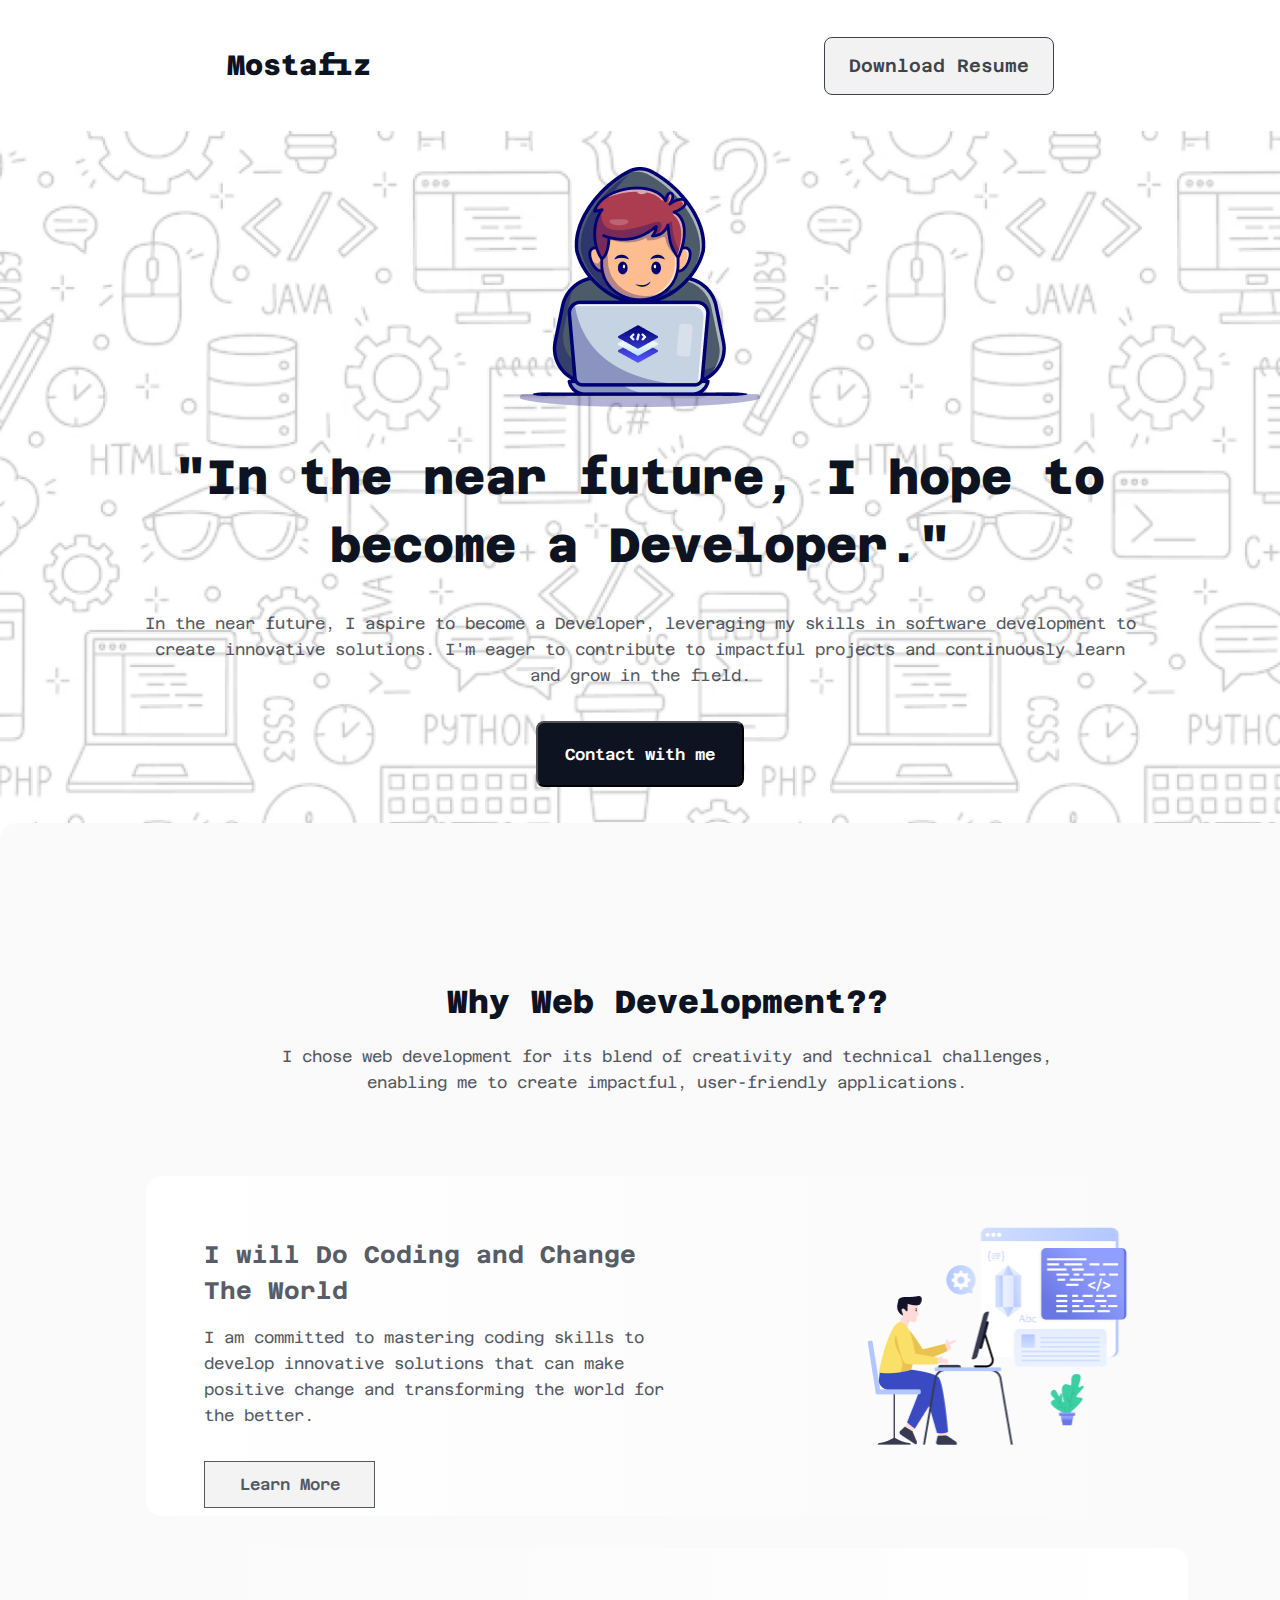
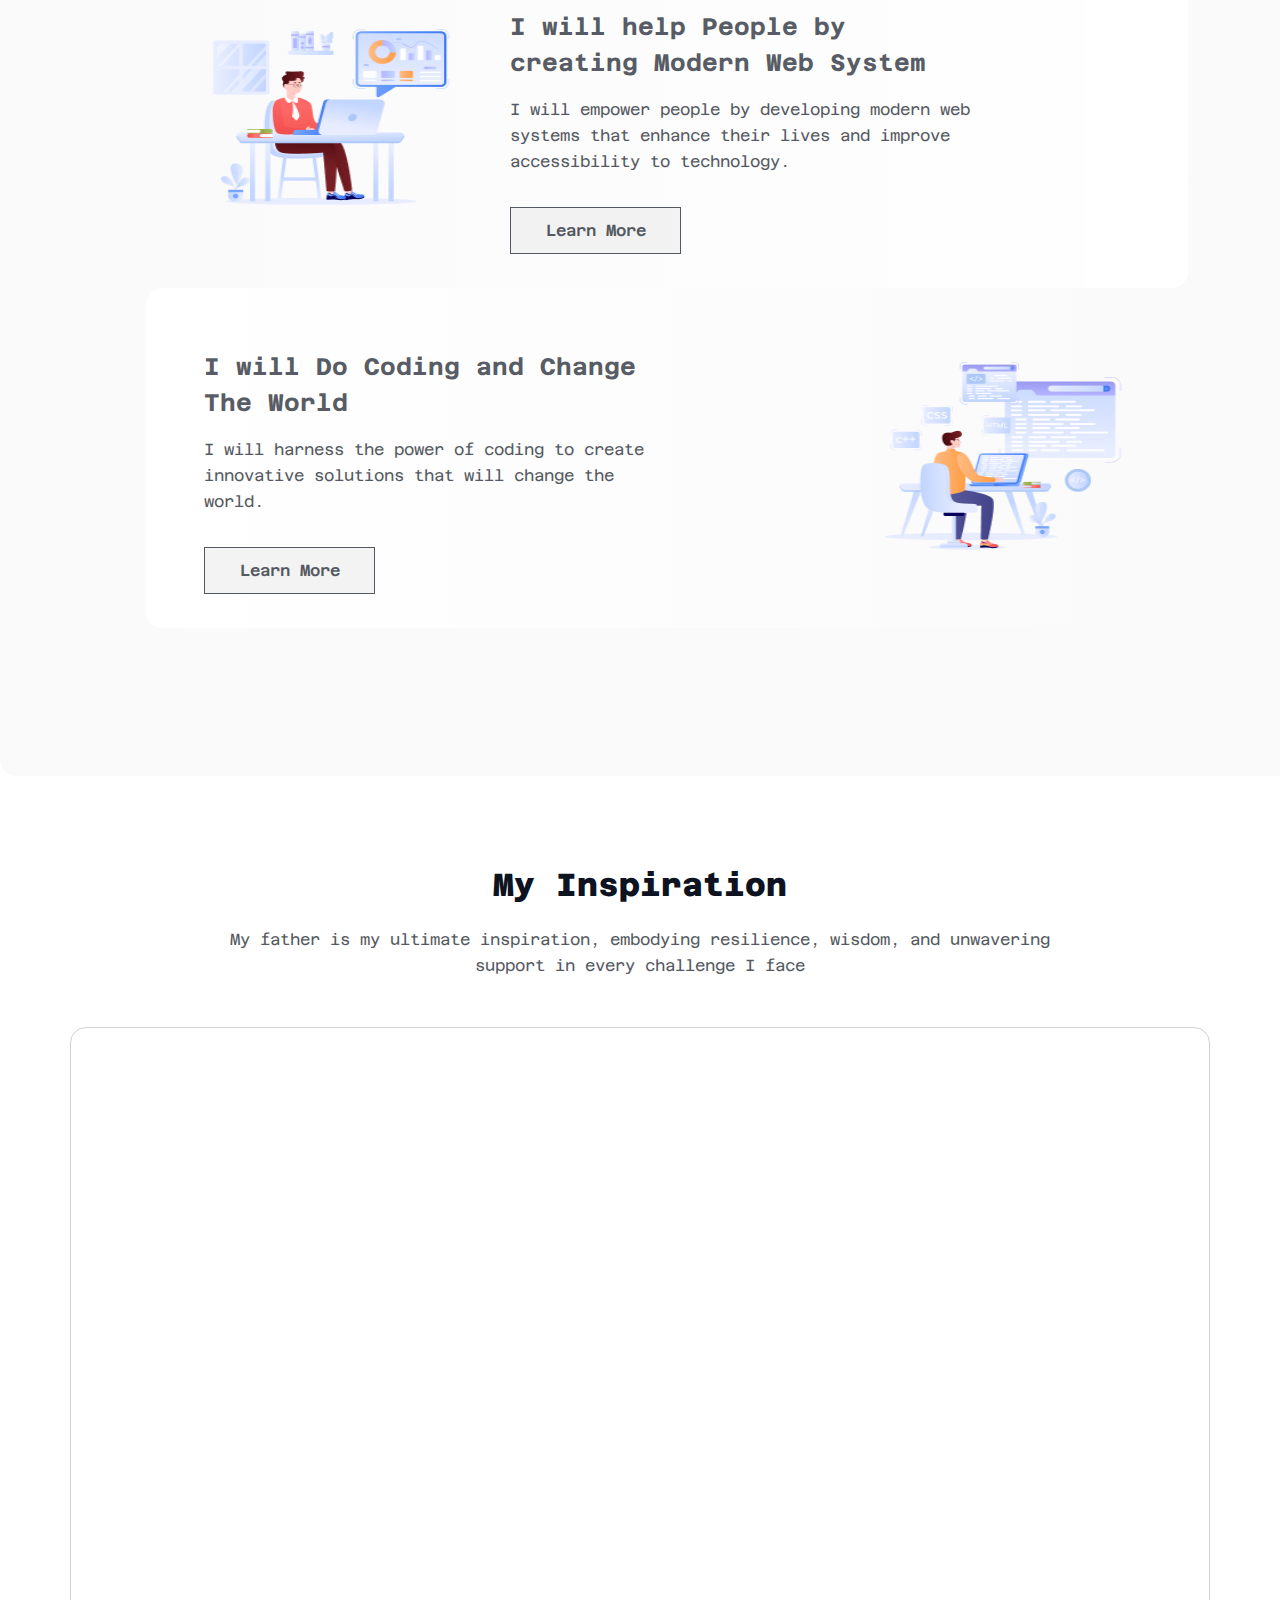
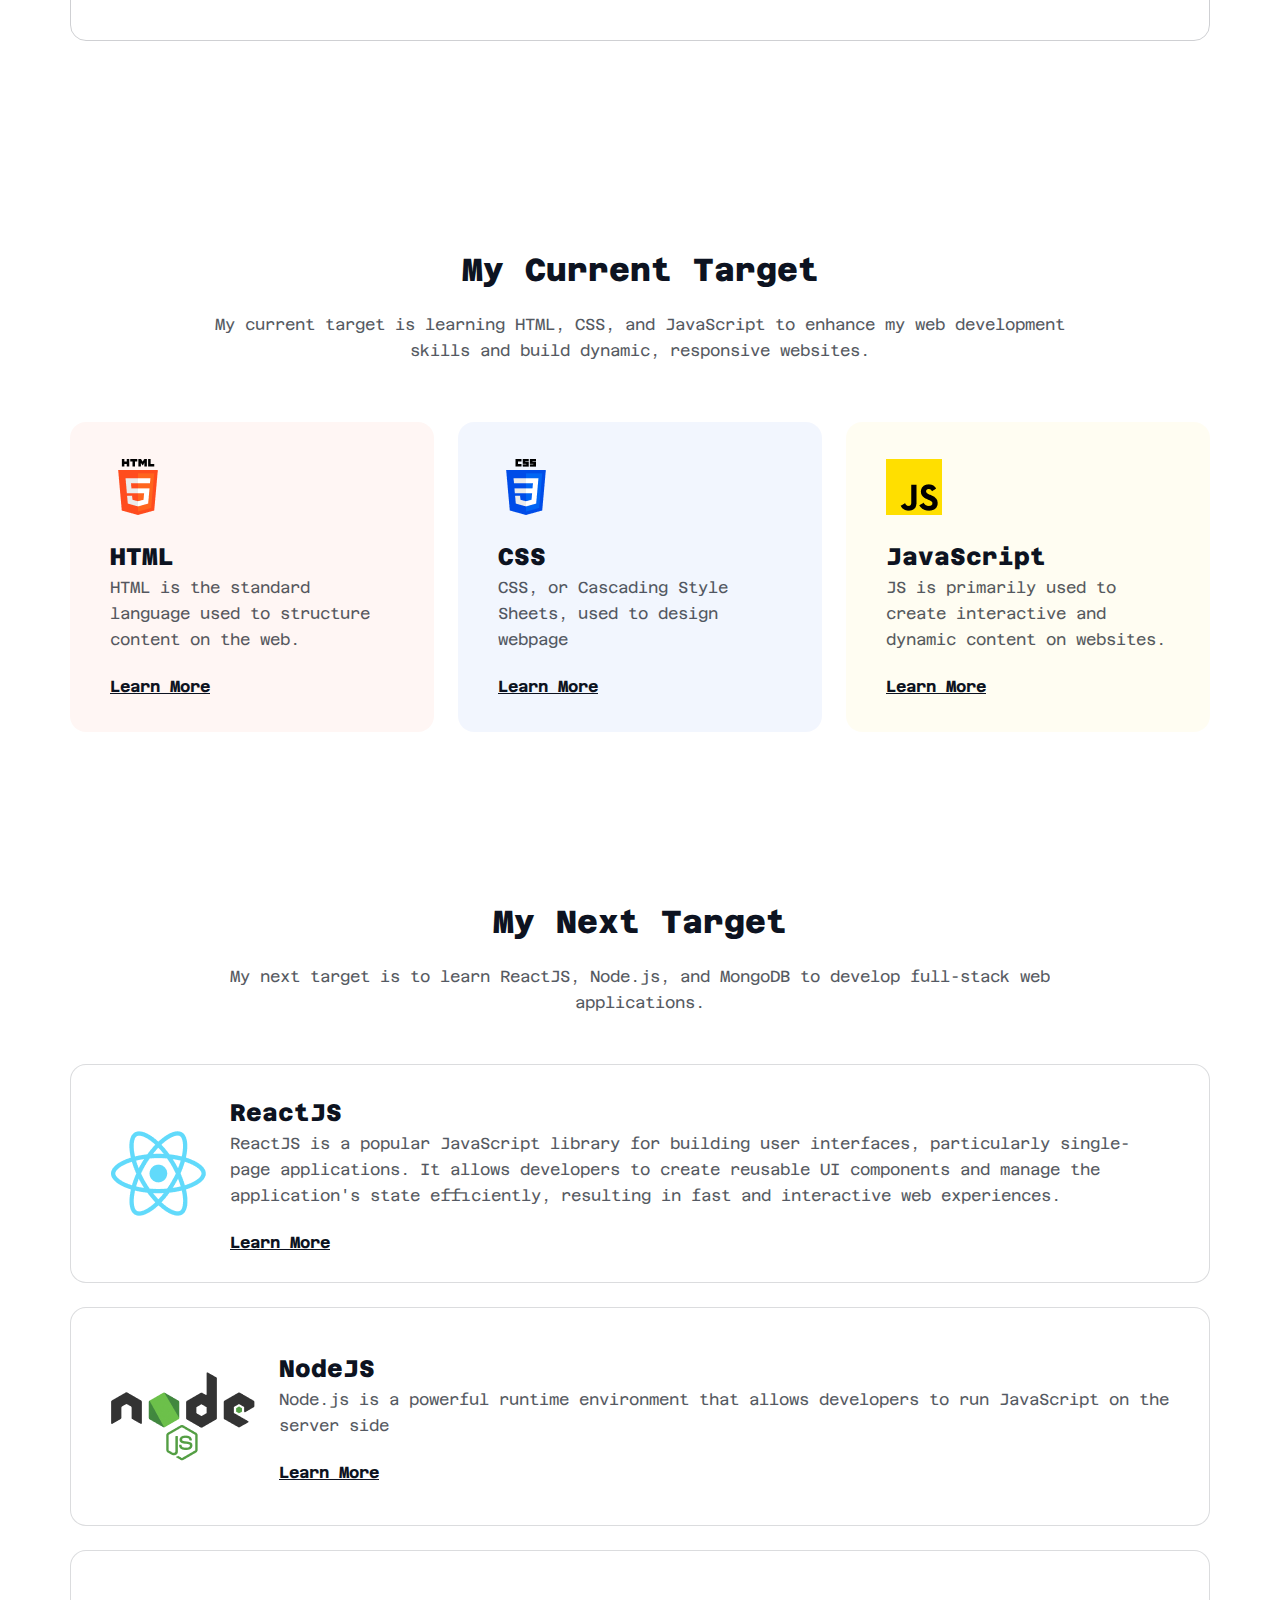
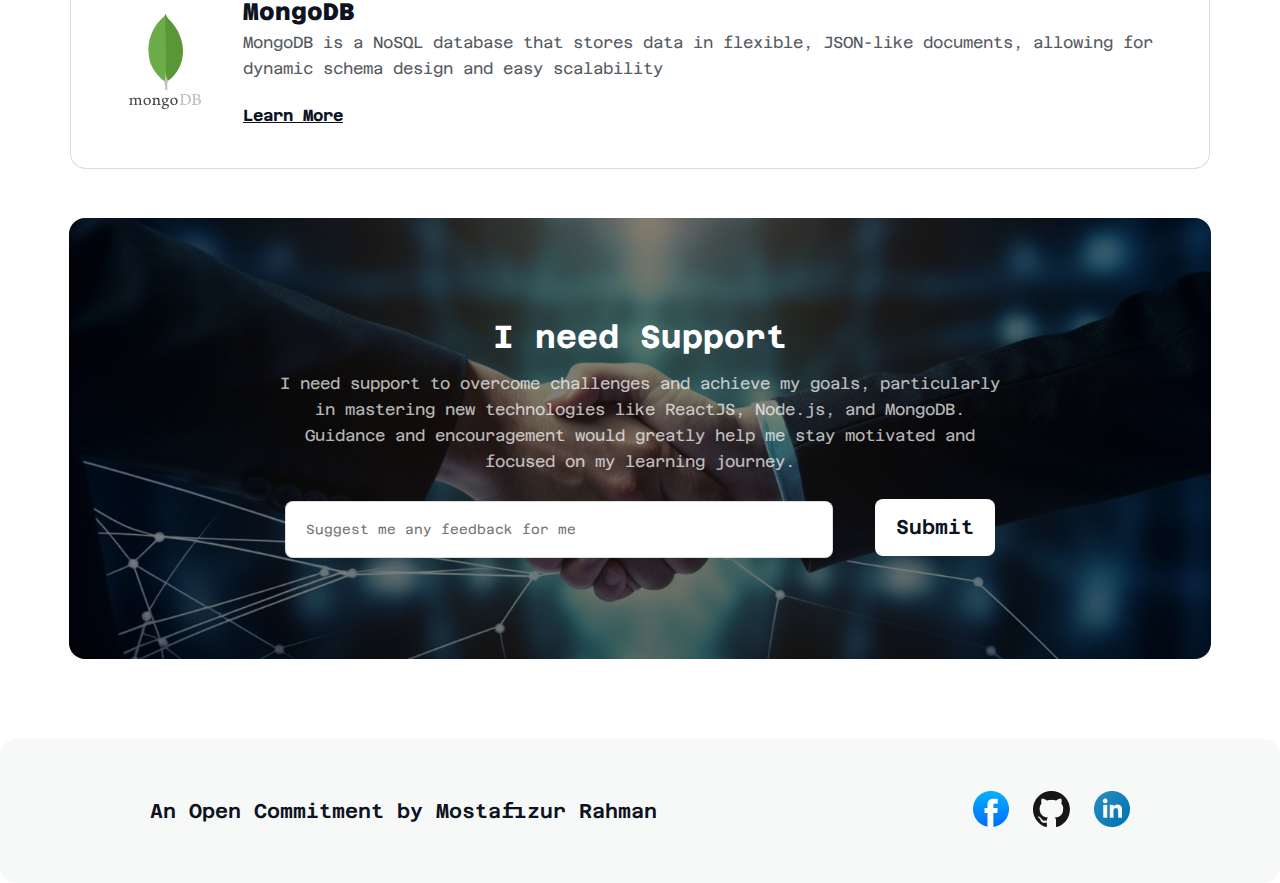
<file: index.html>
<!DOCTYPE html>
<html lang="en">
<head>
    <meta charset="UTF-8">
    <meta name="viewport" content="width=device-width, initial-scale=1.0">
    <title>Future Developer</title>
    <link rel="stylesheet" href="style.css">
</head>
<body>
    <header>
        <nav>
            <p>Mostafiz</p>
            <button style="cursor: pointer;;">Download Resume</button>
        </nav>
        <section class="banner">
           <div class="banner_container">
            <div class="banner_img_div">
                <img src="./assets/Group.png" alt="" class="banner_image">
            </div>
            <h1 class="banner_heading">"In the near future, I hope to become a Developer."</h1>
            <p class="banner_para">In the near future, I aspire to become a Developer, leveraging my skills in software development to create innovative solutions. I'm eager to contribute to impactful projects and continuously learn and grow in the field.</p>
            <a href="#footer" style="text-decoration: none; cursor: pointer;">
                <button class="banner_btn" >Contact with me</button>
            </a>
           </div>
        </section>
    </header>
    <main>
            <section class="web_dev">
                <div class="web_dev_container">
                    <div class="web_dev_content">
                        <h1>Why Web Development??</h1>
                        <p>I chose web development for its blend of creativity and technical challenges, enabling me to create impactful, user-friendly applications.</p>
                    </div>
                   
                    <div class="do_coding_1">

                        <div class="do_coding_content">
                            <h2 class="web_dev_heading_2">I will Do Coding and Change The World</h2>
                            <p class="web_dev_para_2">I am committed to mastering coding skills to develop innovative solutions that can make positive change and transforming the world for the better.</p>
                          
                          
                            <a class="leran_more_anchor" href="./changetheworld.html" target="_blank">
                            <button class="web_dev_button">Learn More</button>
                           </a>
                        </div>

                        <div class="do_coding_img_div">
                            <img src="./assets/Layer_1.png" alt="" class="web_dev_img">
                        </div>
                    </div>

                    <div class="do_coding_2">
                        <div class="do_coding_img_div">
                            <img src="./assets/Group 3.png" alt="" class="web_dev_img">
                        </div>
                       
                        <div class="do_coding_content">
                            <h2 class="web_dev_heading_2">I will help People by creating Modern Web System</h2>
                            <p class="web_dev_para_2">I will empower people by developing modern web systems that enhance their lives and improve accessibility to technology.</p>
                            <a class="leran_more_anchor" href="./helppeople.html" target="_blank">
                                <button class="web_dev_button">Learn More</button>
                               </a>
                        </div>
                       
                    </div>

                    <div class="do_coding_3">

                        <div class="do_coding_content">
                            <h2 class="web_dev_heading_2">I will Do Coding and Change The World</h2>
                            <p class="web_dev_para_2">I will harness the power of coding to create innovative solutions that will change the world.</p>
                            <a class="leran_more_anchor" href="./changetheworld.html" target="_blank">
                                <button class="web_dev_button">Learn More</button>
                               </a>
                        </div>

                        <div class="do_coding_img_div">
                            <img src="./assets/Group 4.png" alt="" class="web_dev_img">
                        </div>
                    </div>

                  
                </div>
            </section>

            <section class="inspiration">
              <div class="inspiration_content">
                <h1>My Inspiration</h1>
                <p>My father is my ultimate inspiration, embodying resilience, wisdom, and unwavering support in every challenge I face</p>
              </div>
                <div class="video_container">
                    <iframe width="1076" height="550" src="https://www.youtube.com/embed/fUR5ks-t9TI?si=_3aexHFhu7hgrU2B" title="YouTube video player" frameborder="0" allow="accelerometer; autoplay; clipboard-write; encrypted-media; gyroscope; picture-in-picture; web-share" referrerpolicy="strict-origin-when-cross-origin" allowfullscreen></iframe>
                </div>
            </section>
            

            <section class="current_target">
                <div class="current_target_div">
                    <h1>My Current Target</h1>
                    <p>My current target is learning HTML, CSS, and JavaScript to enhance my web development skills and build dynamic, responsive websites.</p>
                </div>
                <div class="target_details_div">
                     <div class="target_1">
                        <div class="target">
                           
                            <img src="./assets/html.png" alt="">
                            <div class="target_inner_div">
                             <h2>HTML</h2>
                             <p>HTML is the standard language used to structure content on the web.</p>
                            </div>
                             <a href="https://www.w3schools.com/html/" target="_blank">Learn More</a>
                          
                        </div>
                     </div>
                       <div class="target_2">
                        <div class="target">
                            <img src="./assets/css.png" alt="">
                           <div class="target_inner_div">
                            <h2>CSS</h2>
                            <p>CSS, or Cascading Style Sheets, used to design webpage</p>
                           </div>
                            <a href="https://www.w3schools.com/css/" target="_blank">Learn More</a>
                        </div>
                       </div>
                      <div class="target_3">
                        <div class="target">
                            <img src="./assets/js.png" alt="">
                            <div class="target_inner_div">
                                <h2>JavaScript</h2>
                            <p>JS is primarily used to create interactive and dynamic content on websites.</p>
                            </div>
                            <a href="https://www.w3schools.com/js/" target="_blank">Learn More</a>
                        </div>
                      </div>
                </div>
            </section>

            <section class="next_target">
                <div class="next_target_content">
                    <h1>My Next Target</h1>
                    <p>My next target is to learn ReactJS, Node.js, and MongoDB to develop full-stack web applications.</p>
                </div>
                <div class="next_card">
                   <div class="next_single_card">
                    
                        <img src="./assets/react.png" alt="">
                        
                        <div class="next_card_content">
                            <h2>ReactJS</h2>
                            <p>ReactJS is a popular JavaScript library for building user interfaces, particularly single-page applications. It allows developers to create reusable UI components and manage the application's state efficiently, resulting in fast and interactive web experiences.</p>
                            <a class="next_target_learn_more" href="https://www.w3schools.com/react/" target="_blank">Learn More</a>
                        </div>
                  
                   </div>
                   <div class="next_single_card">
                    
                        <img src="./assets/nodejs.png" alt="">
                        
                        <div class="next_card_content">
                            <h2>NodeJS</h2>
                            <p>Node.js is a powerful runtime environment that allows developers to run JavaScript on the server side</p>
                            <a class="next_target_learn_more" href="https://nodejs.org/en" target="_blank">Learn More</a>
                        </div>
                  
                   </div>
                   <div class="next_single_card">
                    
                        <img src="./assets/mongodb.png" alt="">
                        
                        <div class="next_card_content">
                            <h2>MongoDB</h2>
                            <p>MongoDB is a NoSQL database that stores data in flexible, JSON-like documents, allowing for dynamic schema design and easy scalability</p>
                            <a class="next_target_learn_more" href="https://www.mongodb.com/" target="_blank">Learn More</a>
                        </div>
                  
                   </div>
                </div>
                  
                </div>
            </section>

    </main>
    <footer id="footer">
           <div class="need_support">
            <h1>I need Support</h1>
            <p>I need support to overcome challenges and achieve my goals, particularly in mastering new technologies like ReactJS, Node.js, and MongoDB. Guidance and encouragement would greatly help me stay motivated and focused on my learning journey.</p>
            <div class="footer_input_div">
                <input type="text" class="footer_input" placeholder="Suggest me any feedback for me">
                <button style="cursor: pointer;">Submit</button>
            </div>
           </div>

           <div class="social_media_footer">
           <div class="inner_footer_div">
            <p>An Open Commitment by Mostafizur Rahman</p>
            <ul>
                <a href="https://www.facebook.com/shifat.199/" target="_blank">
                    <li><img src="./assets/facebook.png" alt=""></li>
                </a>
               <a href="https://github.com/MostafizurRahman199" target="_blank">
                <li><img src="./assets/github.png" alt=""></li>
               </a>
              <a href="https://www.linkedin.com/in/md-mostafizur-rahman-78bb511a4/" target="_blank">
                <li><img src="./assets/linkedin-icon 1.png" alt=""></li>
              </a>
                
            </ul>
           </div>
           </div>
    </footer>
</body>
</html>
</file>
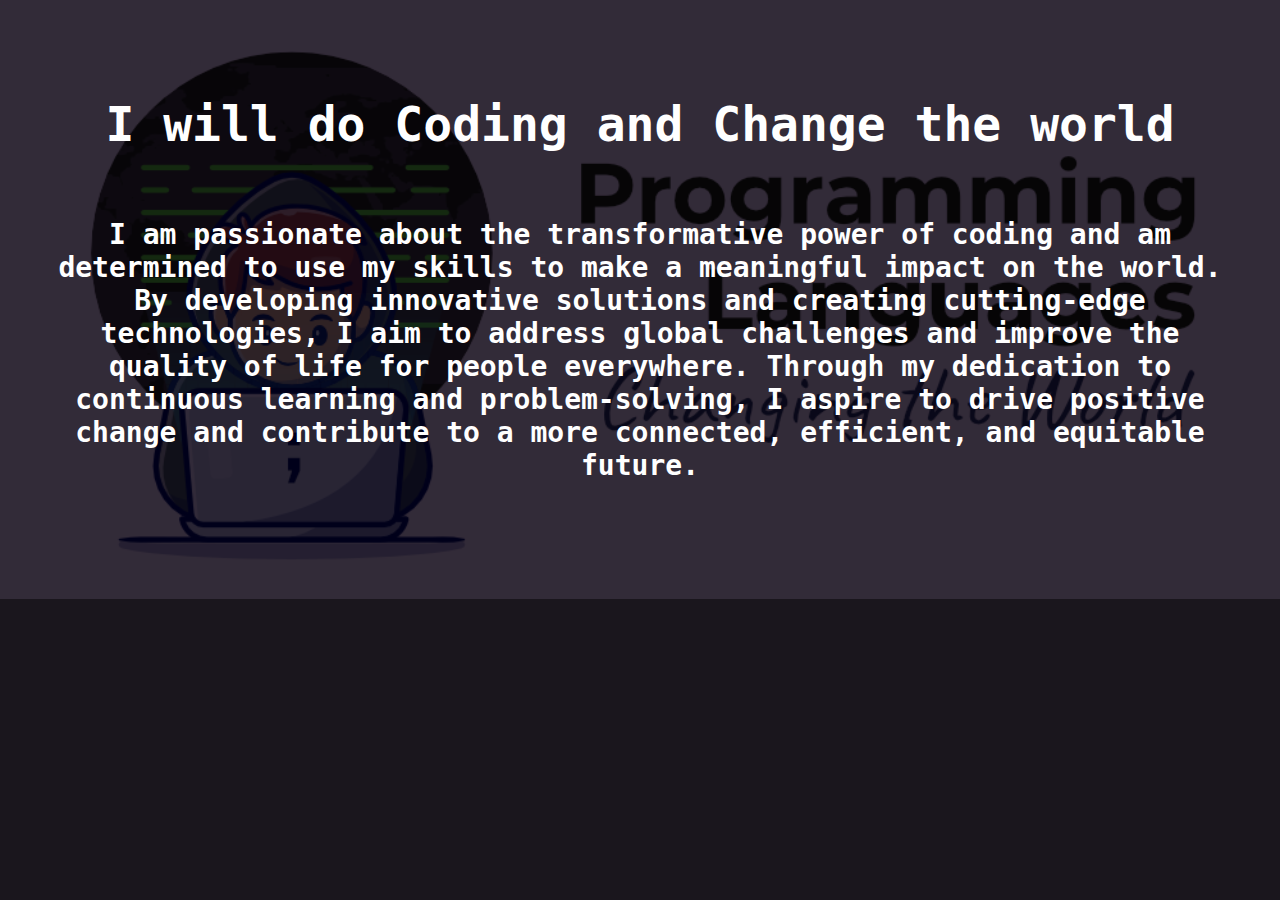
<file: changetheworld.html>
<!DOCTYPE html>
<html lang="en">
<head>
    <meta charset="UTF-8">
    <meta name="viewport" content="width=device-width, initial-scale=1.0">
    <title>Change The world</title>

    <style>

        body{
            background-image: url('./assets/changetheworld.png');
            background-repeat: no-repeat;
            background-size: cover;
            background: linear-gradient(0,0,0,0.5);
            background-blend-mode: overlay;

        }

        p{
            color: white;
  font-family: "Azeret Mono", monospace;
  font-size: 28px;
  font-weight: 800;
  line-height:
   33px;
   text-align: center;
        }

        h1{
           color: white;
  font-family: "Azeret Mono", monospace;
  font-size: 48px;
  font-weight: 800;
  line-height: 68px;
  letter-spacing: 0%;
  text-align: center;
        }
    </style>
</head>
<body style="display: flex; flex-direction: column; justify-content: center; align-items: center; background-color: rgb(26, 22, 29); color: white; padding: 50px; ">
    <h1>I will do Coding and Change the world</h1>
    <p>I am passionate about the transformative power of coding and am determined to use my skills to make a meaningful impact on the world. By developing innovative solutions and creating cutting-edge technologies, I aim to address global challenges and improve the quality of life for people everywhere. Through my dedication to continuous learning and problem-solving, I aspire to drive positive change and contribute to a more connected, efficient, and equitable future.</p>
</body>
</html>
</file>
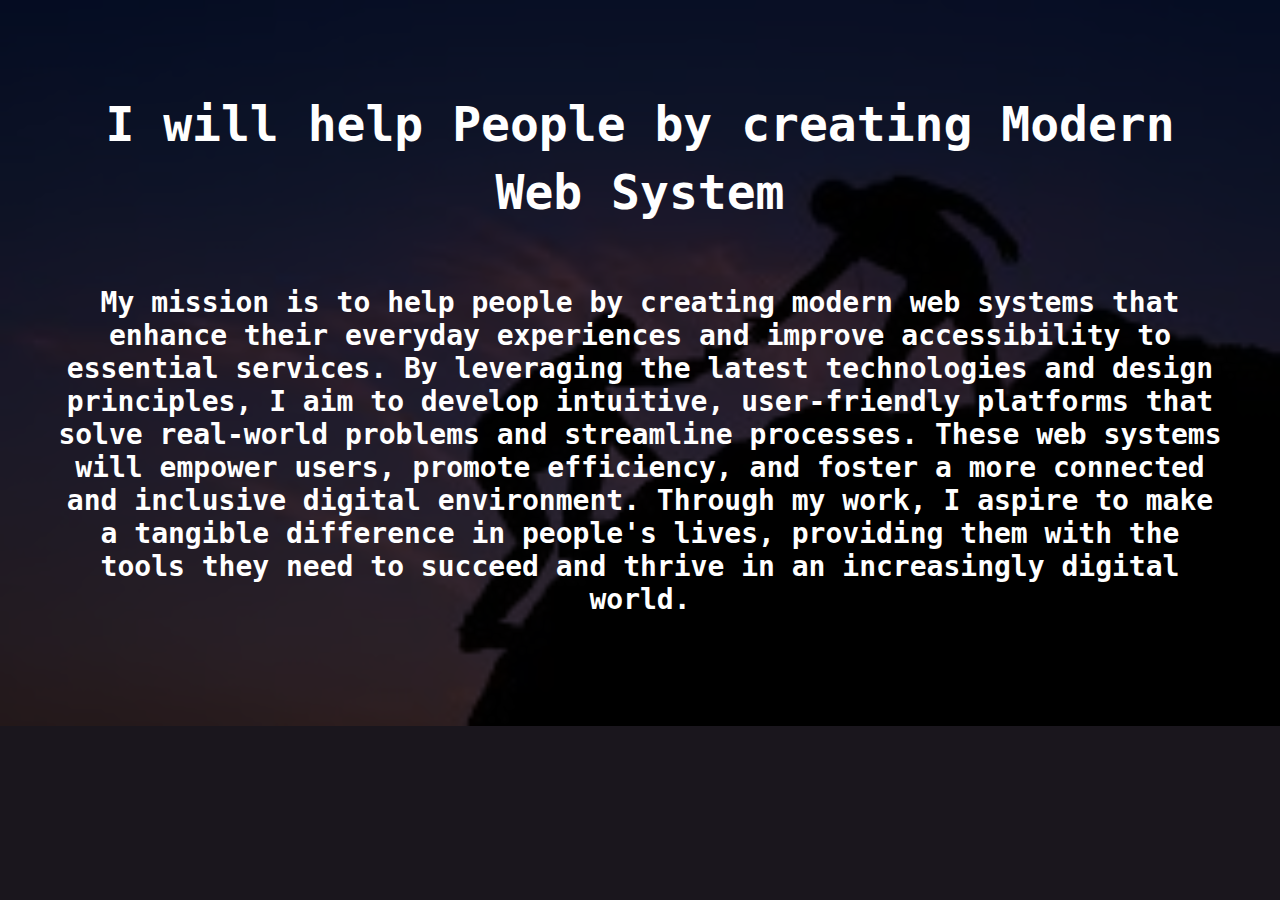
<file: helppeople.html>
<!DOCTYPE html>
<html lang="en">
<head>
    <meta charset="UTF-8">
    <meta name="viewport" content="width=device-width, initial-scale=1.0">
    <title>Chnage The world</title>

    <style>

        body{
            background-image: url('./assets/helppeople.jpeg');
            background-repeat: no-repeat;
            background-size: cover;
            background: linear-gradient(0,0,0,0.5);
            background-blend-mode: overlay;

        }

        p{
            color: white;
  font-family: "Azeret Mono", monospace;
  font-size: 28px;
  font-weight: 800;
  line-height:
   33px;
   text-align: center;
        }

        h1{
           color: white;
  font-family: "Azeret Mono", monospace;
  font-size: 48px;
  font-weight: 800;
  line-height: 68px;
  letter-spacing: 0%;
  text-align: center;
        }
    </style>
</head>
<body style="display: flex; flex-direction: column; justify-content: center; align-items: center; background-color: rgb(26, 22, 29); color: white; padding: 50px; ">
    <h1>I will help People by creating Modern Web System</h1>
    <p>My mission is to help people by creating modern web systems that enhance their everyday experiences and improve accessibility to essential services. By leveraging the latest technologies and design principles, I aim to develop intuitive, user-friendly platforms that solve real-world problems and streamline processes. These web systems will empower users, promote efficiency, and foster a more connected and inclusive digital environment. Through my work, I aspire to make a tangible difference in people's lives, providing them with the tools they need to succeed and thrive in an increasingly digital world.</p>
</body>
</html>
</file>
<file: style.css>
@import url("https://fonts.googleapis.com/css2?family=Azeret+Mono:ital,wght@0,100..900;1,100..900&display=swap");
* {
  padding: 0px;
  margin: 0px;
  font-family: "Azeret Mono", monospace;
}



nav {
  display: flex;
  justify-content: space-around;
  align-items: center;
  height: 131px;
  background-color: white;
}

nav p {
  color: rgb(13, 19, 33);
  font-family: "Azeret Mono", monospace;
  font-size: 28px;
  font-weight: 800;
  line-height: 33px;
}
nav button {
  /* Frame 2 */

  width: 230px;
  height: 58px;
  left: 1046px;
  top: 38px;
  /* Auto layout */
  display: flex;
  flex-direction: row;
  justify-content: center;
  align-items: center;
  padding: 17px 24px 17px 24px;
  color: rgb(13, 19, 33);
  font-family: "Azeret Mono", monospace;
  font-size: 18px;
  font-weight: 600;
  line-height: 23px;
  letter-spacing: 0%;
  text-align: center;
  box-sizing: border-box;
  border: 1px solid rgb(13, 19, 33);
  border-radius: 8px;

  opacity: 0.8;
}

.banner_btn{
  cursor: pointer;
}
.banner {
  width: 100%vw;
  height: 652px;
  display: flex;
  flex-direction: column;
  justify-content: center;
  align-items: center;
  background-image: url("./assets/Hero-bg.png");
  background-repeat: no-repeat;
  background-size: cover;
  background-position: center;
  margin: 0 auto;
  font-family: "Azeret Mono", monospace;
  padding: 20px;
}

.banner_container {
  display: flex;
  flex-direction: column;
  justify-content: center;
  align-items: center;
  width: 998px;
  height: 582px;
  gap: 32px;
}
.banner_container h1 {
  color: rgb(13, 19, 33);
  font-family: "Azeret Mono", monospace;
  font-size: 48px;
  font-weight: 800;
  line-height: 68px;
  letter-spacing: 0%;
  text-align: center;
}
.banner_container p {
  color: rgb(13, 19, 33);
  font-size: 16px;
  font-weight: 400;
  line-height: 26px;
  letter-spacing: 0%;
  text-align: center;
  font-family: "Azeret Mono", monospace;
  opacity: 0.7;

}

.banner_container button {
  width: 208px;
  height: 66px;

  display: flex;
  flex-direction: row;
  justify-content: center;
  align-items: center;
  padding: 21px 24px 21px 24px;

  color: rgb(255, 255, 255);
  font-family: Azeret Mono;
  font-size: 16px;
  font-weight: 600;
  line-height: 23px;
  letter-spacing: 0%;
  text-align: center;
  border-radius: 8px;

  background: rgb(13, 19, 33);
}

/* why web Development start*/

.web_dev {
  width: 1140px;
  height: 1393px;
  left: 148px;
  right: 152px;
  top: 857px;
  bottom: 2995px;
  /* Auto layout */
  display: flex;
  flex-direction: row;
  justify-content: center;
  align-items: center;
  padding: 80px 97px 80px 97px;
  margin: 0 auto;
  border-radius: 16px;

  background: rgba(13, 19, 33, 0.02);
}

.web_dev_container {
  width: 946px;
  height: 1233px;

  display: flex;
  flex-direction: column;
  justify-content: flex-start;
  align-items: center;
  padding: 0px;
  margin: 0px 10px;
}

.web_dev_content {
  width: 852px;
  height: 113px;

  display: flex;
  flex-direction: column;
  justify-content: center;
  align-items: center;
  padding: 0px;

  margin: 0px 0px 48px 0px;
  gap: 24px;
}
.web_dev_content h1 {
  color: rgb(13, 19, 33);
  font-family: Azeret Mono;
  font-size: 32px;
  font-weight: 800;
  line-height: 37px;
  letter-spacing: 0%;
  text-align: center;
}
.web_dev_content p {
  color: rgb(13, 19, 33);
  font-family: "Azeret Mono", monospace;
  font-size: 16px;
  font-weight: 400;
  line-height: 26px;
  letter-spacing: 0%;
  text-align: center;
  opacity: 0.7;
}

.do_coding_1 {
  width: 946px;
  height: 336px;

  display: flex;
  /* flex-direction: column; */
  justify-content: space-between;
  align-items: center;
  padding: 48px;

  margin: 32px 0px;
  border-radius: 16px;

  background: linear-gradient(
    90deg,
    rgb(255, 255, 255),
    rgba(255, 255, 255, 0) 100%
  );
}
/* why web Development end*/

.do_coding_content {
  width: 477px;
  height: 219px;

  display: flex;
  flex-direction: column;
  justify-content: start;
  align-items: start;
  padding: 0px;

  margin: 0px 10px;
}

.web_dev_heading_2 {
  color: rgba(13, 19, 33, 0.7);
  font-family: "Azeret Mono", monospace;
  font-size: 24px;
  font-weight: 700;
  line-height: 36px;
  letter-spacing: 0%;
  text-align: left;
}

.web_dev_para_2 {
  color: rgb(13, 19, 33);
  font-family: "Azeret Mono", monospace;
  font-size: 16px;
  font-weight: 400;
  line-height: 26px;
  letter-spacing: 0%;
  text-align: left;
  opacity: 0.7;
  margin-top: 16px;
}

.web_dev_img {
  /* position: absolute; */
  width: 274.17px;
  height: 240px;
}

.web_dev_button {
  cursor: pointer;
  width: 171px;
  height: 47px;

  display: flex;
  flex-direction: row;
  justify-content: center;
  align-items: center;
  padding: 12px 20px 12px 20px;

  margin: 32px 0px;

  box-sizing: border-box;
  border: 1px solid rgb(13, 19, 33);
  opacity: 0.7;

  color: rgb(13, 19, 33);
  font-family: "Azeret Mono", monospace;
  font-size: 16px;
  font-weight: 600;
  line-height: 23px;
  letter-spacing: 0%;
  text-align: center;
}

.do_coding_2 {
  width: 946px;
  height: 336px;

  display: flex;
  justify-content: start;
  align-items: center;
  padding: 48px;

  gap: 32px;
  border-radius: 16px;

  background: linear-gradient(
    270deg,
    rgb(255, 255, 255),
    rgba(255, 255, 255, 0) 100%
  );
}

.do_coding_3 {
  width: 946px;
  height: 336px;

  display: flex;
  /* flex-direction: column; */
  justify-content: space-between;
  align-items: center;
  padding: 48px;

  margin: 0px;
  border-radius: 16px;

  background: linear-gradient(
    90deg,
    rgb(255, 255, 255),
    rgba(255, 255, 255, 0) 100%
  );
}

.leran_more_anchor {
  text-decoration: none;
  cursor: pointer;
}

/* inspiration start */

.inspiration {
  width: 1140px;
  height: 775px;

  display: flex;
  flex-direction: column;
  justify-content: start;
  align-items: center;
  padding: 0px;
  margin: 0 auto;

  margin-top: 90px;
}

.inspiration_content {
  width: 852px;
  height: 113px;

  display: flex;
  flex-direction: column;
  justify-content: start;
  align-items: center;
  padding: 0px;
  gap: 24px;
}

.inspiration_content h1 {
  color: rgb(13, 19, 33);
  font-family: Azeret Mono;
  font-size: 32px;
  font-weight: 800;
  line-height: 37px;
  letter-spacing: 0%;
  text-align: center;
}
.inspiration_content p {
  color: rgb(13, 19, 33);
  font-family: Azeret Mono;
  font-size: 16px;
  font-weight: 400;
  line-height: 26px;
  letter-spacing: 0%;
  text-align: center;
  opacity: 0.7;
}

.video_container {
  width: 1140px;
  height: 614px;

  display: flex;
  flex-direction: column;
  justify-content: center;
  align-items: center;
  padding: 32px;
  box-sizing: border-box;
  border: 1px solid rgba(13, 19, 33, 0.2);
  border-radius: 16px;
  margin-top: 48px;
}

/* current target */

.current_target {
  width: 1140px;
  height: 600px;

  display: flex;
  flex-direction: column;
  justify-content: center;
  align-items: center;

  margin: 0px auto;

  margin-top: 151px;
  gap: 70px;
}

.current_target_div {
  width: 852px;
  height: 100px;
  display: flex;
  flex-direction: column;
  justify-content: center;
  align-items: center;
  gap: 24px;
}
.current_target_div h1 {
  font-family: "Azeret Mono", monospace;
  color: rgb(13, 19, 33);
  font-size: 32px;
  font-weight: 800;
  line-height: 37px;
  letter-spacing: 0%;
  text-align: center;
}
.current_target_div p {
  font-family: "Azeret Mono", monospace;
  color: rgb(13, 19, 33);
  font-size: 16px;
  font-weight: 400;
  line-height: 26px;
  letter-spacing: 0%;
  text-align: center;
  opacity: 0.7;
}

.target_details_div {
  width: 1140px;
  height: 299px;

  display: flex;
  flex-direction: row;
  justify-content: space-around;
  align-items: center;
  padding: 0px;
  gap: 24px;

  /* margin: 48px 0px; */
}

.target {
  width: 284px;
  height: 219px;
  display: flex;
  flex-direction: column;
  justify-content: center;
  align-items: start;
  /* padding: 40px; */

  gap: 24px;
}
.target img {
  width: 56px;
  height: 56px;

  /* margin: 24px 0px; */
}
.target a {
  color: rgb(13, 19, 33);
  font-family: Azeret Mono;

  font-size: 16px;
  font-weight: 700;

  text-align: left;
  text-decoration-line: underline;
}
.target_inner_div h2 {
  color: rgb(13, 19, 33);
  font-family: "Azeret Mono", monospace;
  font-size: 24px;
  font-weight: 800;
  line-height: 36px;
  letter-spacing: 0%;
  text-align: left;

  /* margin: 24px 0px; */
}
.target_inner_div p {
  font-family: "Azeret Mono", monospace;
  color: rgb(13, 19, 33);
  font-size: 16px;
  font-weight: 400;
  line-height: 26px;
  letter-spacing: 0%;
  text-align: left;
  opacity: 0.7;

}

.target_1 {
  border-radius: 16px;
  background: rgba(255, 76, 30, 0.05);
  border-radius: 16px;
  width: 360px;
  height: 250px;
  display: flex;
  flex-direction: column;
  justify-content: center;
  align-items: center;
  padding: 30px;
}

.target_2 {
  border-radius: 16px;
  background: rgba(0, 76, 232, 0.05);
  border-radius: 16px;
  width: 360px;
  height: 250px;
  display: flex;
  flex-direction: column;
  justify-content: center;
  align-items: center;
  padding: 30px;
}

.target_3 {
  border-radius: 16px;
  background: rgba(255, 223, 0, 0.05);
  width: 360px;
  height: 250px;
  display: flex;
  flex-direction: column;
  justify-content: center;
  align-items: center;
  padding: 30px;
}

/* Next target start here */

.next_target {
  width: 1140px;
  height: 866px;
  margin: 0 auto;
  display: flex;
  flex-direction: column;
  justify-content: center;
  align-items: center;
  margin-top: 111px;
}

.next_target_content {
  width: 852px;
  height: 113px;
  display: flex;
  flex-direction: column;
  justify-content: center;
  align-items: center;
  gap: 24px;
}
.next_target_content h1 {
  color: rgb(13, 19, 33);
  font-family: "Azeret Mono", monospace;
  font-size: 32px;
  font-weight: 800;
  line-height: 37px;
  letter-spacing: 0%;
  text-align: center;
}
.next_target_content p {
  color: rgb(13, 19, 33);
  font-family: "Azeret Mono", monospace;
  font-size: 16px;
  font-weight: 400;
  line-height: 26px;
  letter-spacing: 0%;
  text-align: center;
  opacity: 0.7;
}

.next_single_card {
  width: 1140px;
  height: 219px;
  box-sizing: border-box;
  border: 1px solid rgba(13, 19, 33, 0.15);
  border-radius: 16px;

  background: rgb(255, 255, 255);
  display: flex;
  align-items: center;
  gap: 24px;
  padding: 40px;
  font-family: "Azeret Mono", monospace;
}

.next_card {
  display: flex;
  flex-direction: column;
  justify-content: center;
  align-items: center;
  gap: 24px;
  margin-top: 48px;
  font-family: "Azeret Mono", monospace;
}
.next_card_content {
  display: flex;
  flex-direction: column;
  justify-content: center;
  align-items: start;
  font-family: "Azeret Mono", monospace;
}

.next_card_content h2 {
  color: rgb(13, 19, 33);
  font-family: Azeret Mono;
  font-size: 24px;
  font-weight: 800;
  line-height: 36px;
  letter-spacing: 0%;
  text-align: left;
}
.next_card_content p {
  font-family: "Azeret Mono", monospace;
  color: rgb(13, 19, 33);
  font-size: 16px;
  font-weight: 400;
  line-height: 26px;
  letter-spacing: 0%;
  text-align: left;
  opacity: 0.7;
}
.next_target_learn_more {
  color: rgb(13, 19, 33);
  font-family: "Azeret Mono", monospace;
  font-size: 16px;
  font-weight: 700;
  line-height: 19px;
  letter-spacing: 0%;
  text-align: left;
  text-decoration-line: underline;
  margin-top: 24px;
}

/* footer */

.need_support {
  width: 1046px;
  height: 313px;

  display: flex;
  flex-direction: column;
  justify-content: center;
  align-items: center;
  padding: 64px 48px;
  background-image: url("./assets/handshake.jpg");
  background-repeat: no-repeat;
  background-size: cover;
  background-position: center;
  background-color: rgb(0, 0, 0, 0.5);
  background-blend-mode: overlay;
  margin: 0 auto;
  border-radius: 16px;
  color: white;
  margin-top: 49px;

}
.need_support h1 {
  color: rgb(255, 255, 255);
  font-family: "Azeret Mono", monospace;
  
  font-size: 32px;
  font-weight: 700;
  line-height: 36px;
  
  text-align: center;
  
}
.need_support p {
  width: 730px;
  color: rgb(255, 255, 255);
  font-family: "Azeret Mono", monospace;
  font-size: 16px;
  font-weight: 400;
  line-height: 26px;
  letter-spacing: 0%;
  text-align: center;
  margin-top: 16px;
  opacity: 0.7;


}

.footer{
  width: 1440px;
}

.footer_input_div{
  margin-top: 24px;
}

.footer_input_div input{
width: 548px;
height: 57px;
padding: 19px 20px 19px 20px;
margin: 0px 16px;
box-sizing: border-box;
border: 1px solid rgba(13, 19, 33, 0.15);
border-radius: 8px;
background: rgb(255, 255, 255);
}

.footer_input_div button{
width: 120px;
height: 57px;
padding: 17px 20px 17px 20px;
margin: 0px 16px;
border-radius: 8px;
background: rgb(255, 255, 255);
color: rgb(13, 19, 33);
font-family: Azeret Mono;
font-size: 20px;
font-weight: 600;
line-height: 23px;
letter-spacing: 0%;
text-align: center;
border: none;
}



.social_media_footer{


height: 80px;
left: 0;
top: 5145px;
display: flex;
justify-content: center;
align-items: center;
padding: 32px 150px 32px 150px;
border-radius: 16px;
background: rgba(13, 19, 33, 0.03);
margin: 0 auto;
margin-top: 80px;


}

.inner_footer_div{
width: 1140px;
height: 36px;
display: flex;
flex-direction: row;
justify-content: space-between;
align-items: center;
padding: 0px;
margin: 32px 0px;
}


.social_media_footer p{

  color: rgb(13, 19, 33);
  font-family: Azeret Mono;
  font-size: 20px;
  font-weight: 600;
  line-height: 23px;
  letter-spacing: 0%;
  text-align: center;

}
.social_media_footer ul{

 display: flex;
 gap:24px ;
list-style: none;
text-decoration: none;
cursor: pointer;
}
</file>
